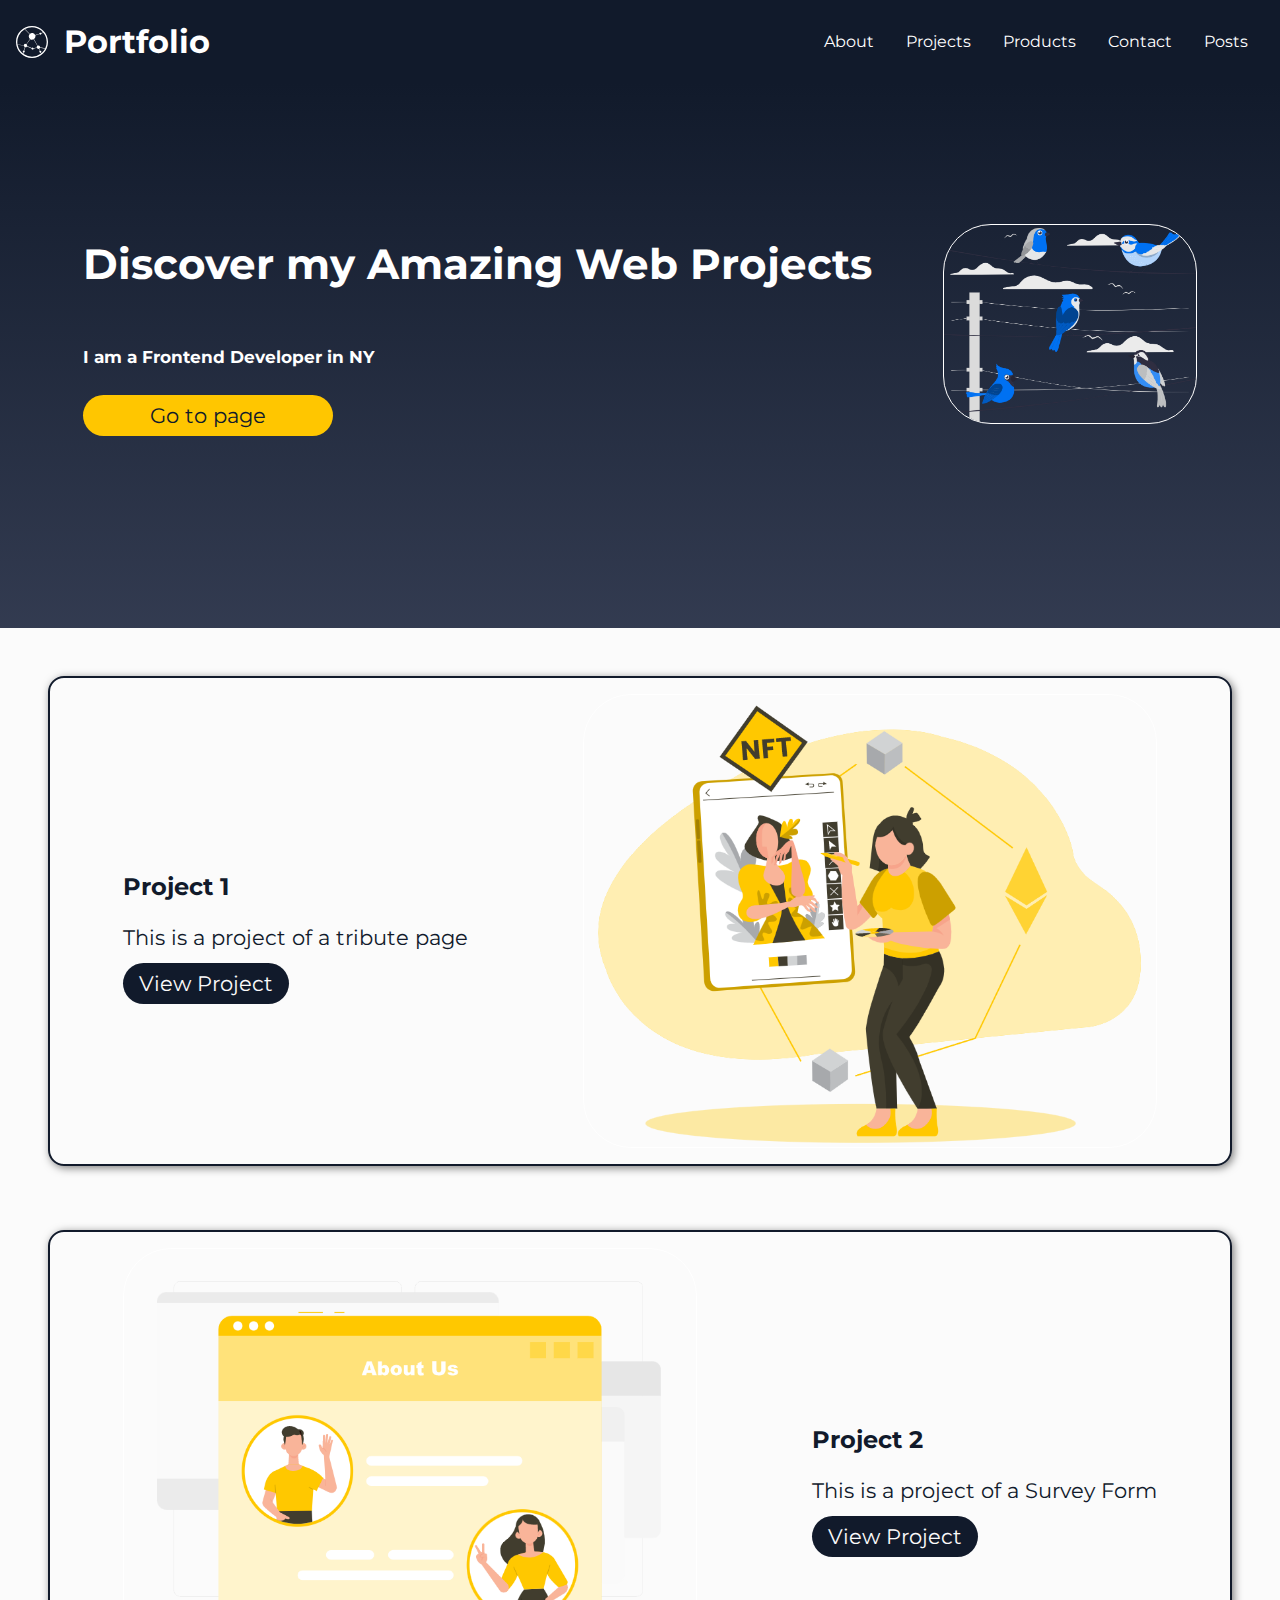
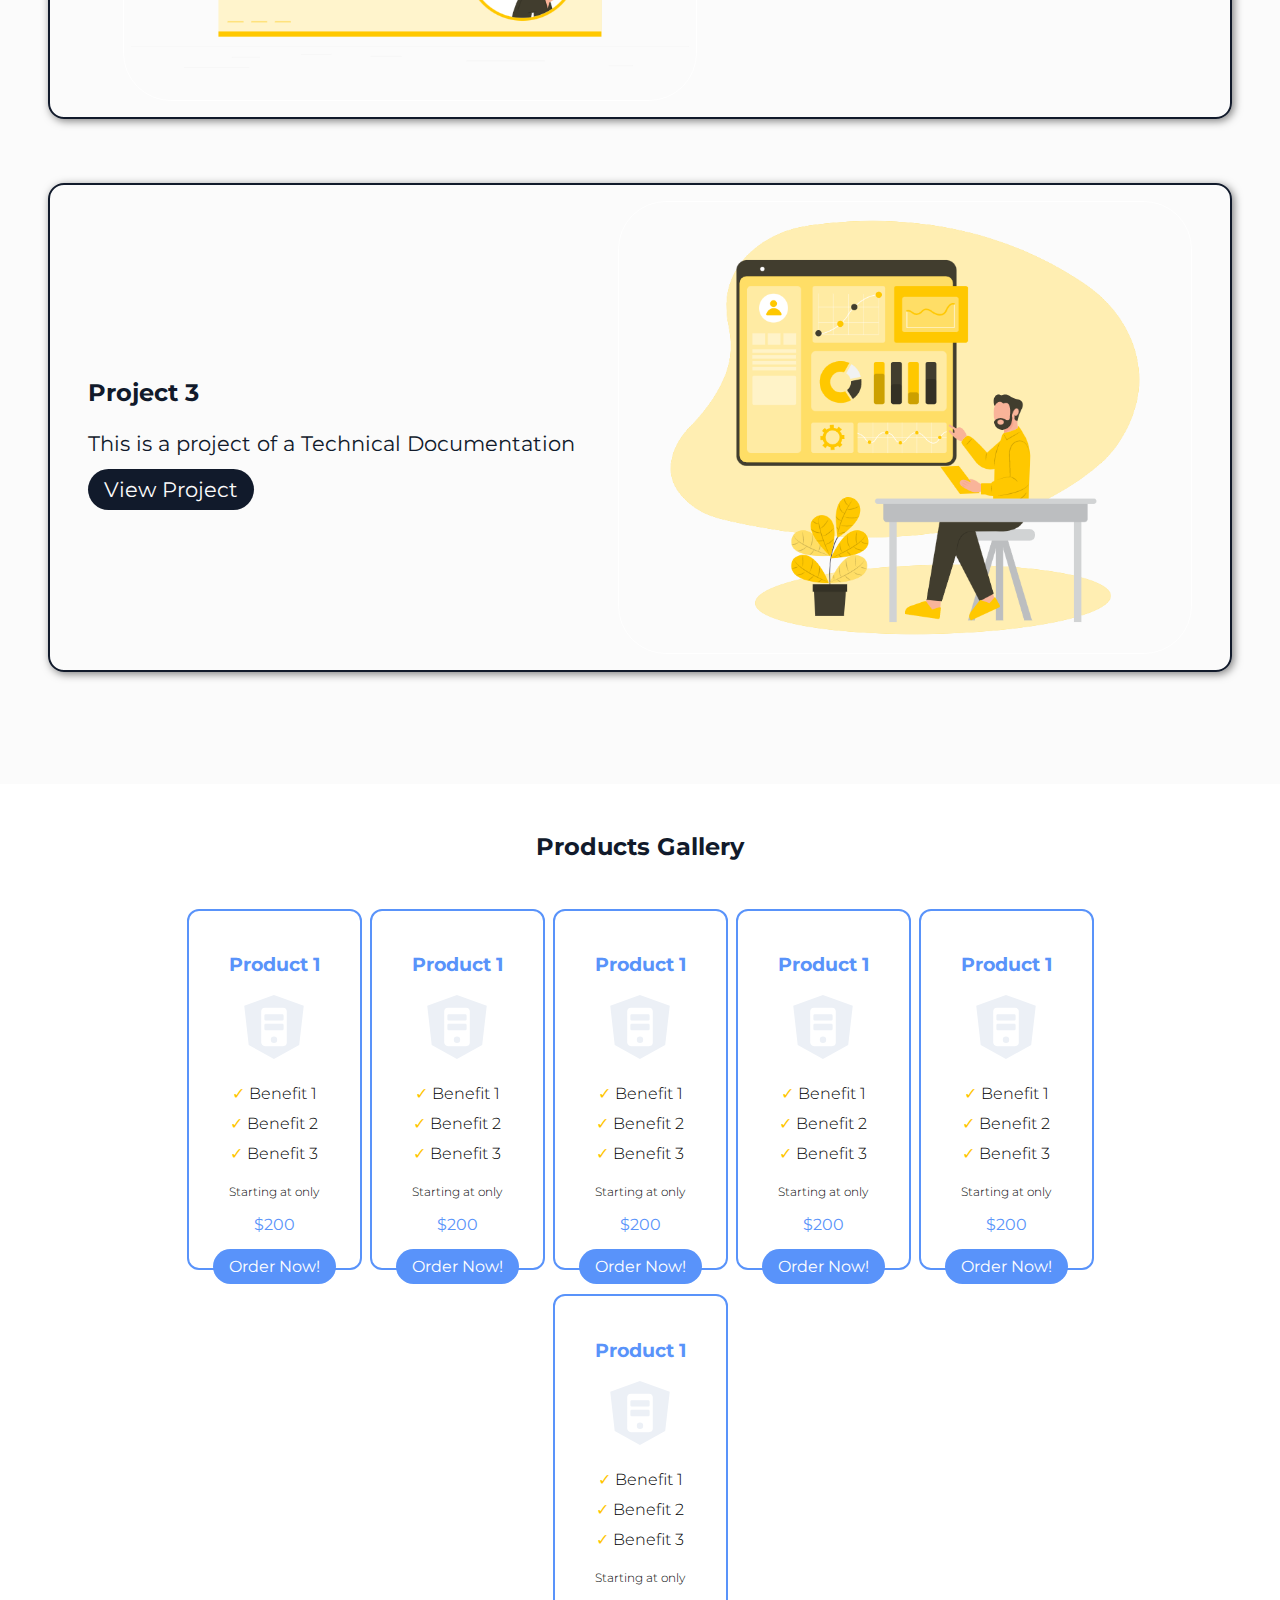
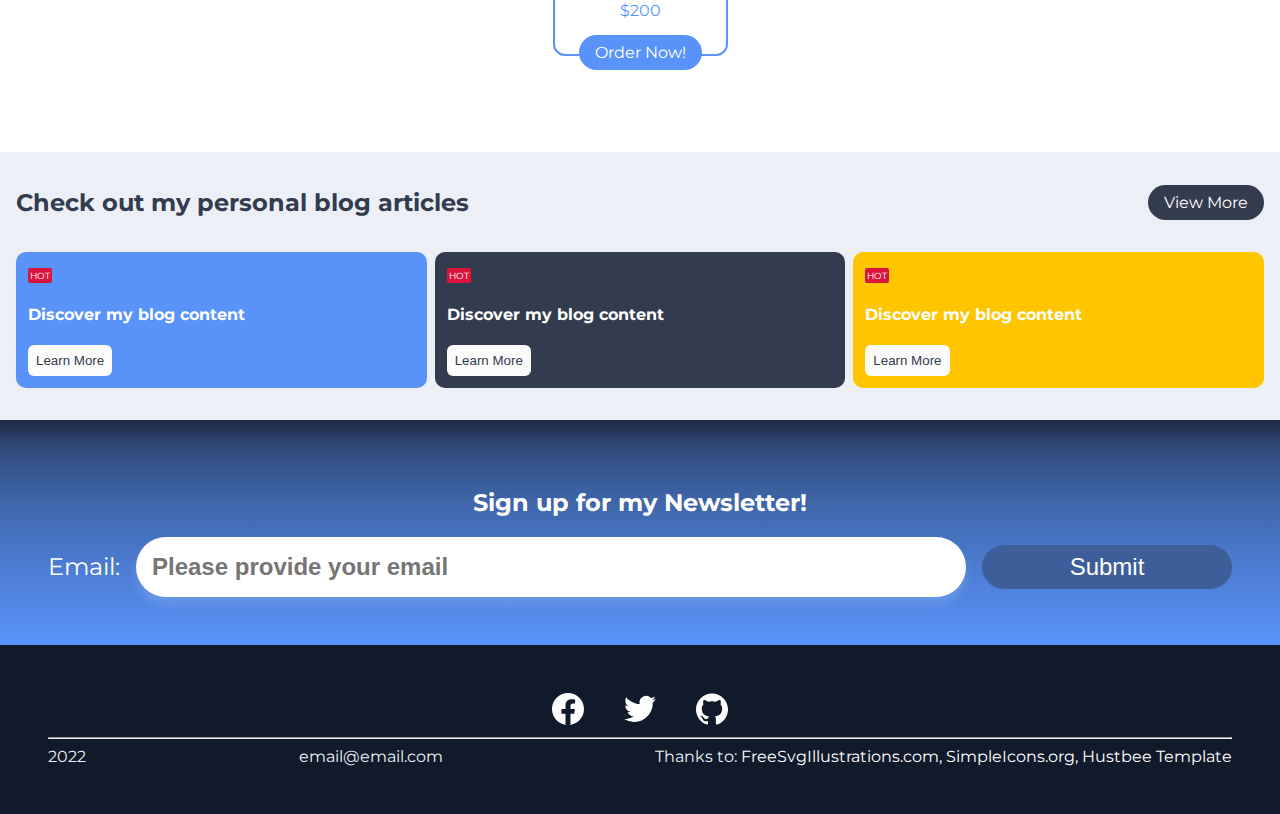
<file: 2022/index.html>
<!DOCTYPE html>
<html lang="en">
  <head>
    <meta charset="UTF-8" />
    <meta http-equiv="X-UA-Compatible" content="IE=edge" />
    <meta name="viewport" content="width=device-width, initial-scale=1.0" />
    <title>Portfolio Code Along</title>
    <link rel="stylesheet" href="styles.css" />
    <link rel="preconnect" href="https://fonts.googleapis.com" />
    <link rel="preconnect" href="https://fonts.gstatic.com" crossorigin />
    <link
      href="https://fonts.googleapis.com/css2?family=Montserrat:wght@300;500&display=swap"
      rel="stylesheet"
    />
  </head>
  <body>
    <nav class="flex center">
      <header class="flex center">
        <img src="img/logo.svg" alt="globe logo" />
        <h1>Portfolio</h1>
      </header>
      <ul class="flex center">
        <li><a href="">About</a></li>
        <li><a href="">Projects</a></li>
        <li><a href="">Products</a></li>
        <li><a href="">Contact</a></li>
        <li><a href="">Posts</a></li>
      </ul>
    </nav>
    <main>
      <section class="hero">
        <div class="card">
          <div class="flex col">
            <h1>Discover my Amazing Web Projects</h1>
            <h5>I am a Frontend Developer in NY</h5>
            <a href="" class="button">Go to page</a>
          </div>
          <img height="200" src="img/Bird_on_a_wire.png" alt="" />
        </div>
      </section>
      <section class="projects">
        <div class="card">
          <div class="text">
            <h3>Project 1</h3>
            <p>This is a project of a tribute page</p>
            <a href="" class="button">View Project</a>
          </div>
          <img src="img/NFT_Artist.png" alt="" />
        </div>
        <div class="card reverse">
          <div class="text">
            <h3>Project 2</h3>
            <p>This is a project of a Survey Form</p>
            <a href="" class="button">View Project</a>
          </div>
          <img src="img/About_Us.png" alt="" />
        </div>
        <div class="card">
          <div class="text">
            <h3>Project 3</h3>
            <p>This is a project of a Technical Documentation</p>
            <a href="" class="button">View Project</a>
          </div>
          <img src="img/Admin_Control_Panel.png" alt="" />
        </div>
      </section>
      <section class="products">
        <h2>Products Gallery</h2>
        <div class="flex gap justified products">
          <div class="product-card">
            <h3>Product 1</h3>
            <svg
              role="img"
              height="64"
              viewBox="0 0 24 24"
              xmlns="http://www.w3.org/2000/svg"
            >
              <title>Angular Universal</title>
              <path
                d="M15.6 11.28v1.44a.48.48 0 0 1-.48.48H8.88a.48.48 0 0 1-.48-.48v-1.44a.48.48 0 0 1 .48-.48h6.24a.48.48 0 0 1 .48.48zM12 15.6a1.2 1.2 0 1 0 0 2.4 1.2 1.2 0 0 0 0-2.4zm3.12-8.4H8.88a.48.48 0 0 0-.48.48v1.44c0 .265.215.48.48.48h6.24a.48.48 0 0 0 .48-.48V7.68a.48.48 0 0 0-.48-.48zm8.04-3.204l-1.716 14.736L11.976 24 2.52 18.732.84 3.996 11.976 0 23.16 3.996zM16.8 6.24a1.44 1.44 0 0 0-1.44-1.44H8.64A1.44 1.44 0 0 0 7.2 6.24v11.52c0 .795.645 1.44 1.44 1.44h6.72a1.44 1.44 0 0 0 1.44-1.44V6.24z"
              />
            </svg>
            <ul class="black-text">
              <li>Benefit 1</li>
              <li>Benefit 2</li>
              <li>Benefit 3</li>
            </ul>
            <p class="black-text small">Starting at only</p>
            <p class="price">$200</p>
            <a href="" class="button">Order Now!</a>
          </div>
          <div class="product-card">
            <h3>Product 1</h3>
            <svg
              role="img"
              height="64"
              viewBox="0 0 24 24"
              xmlns="http://www.w3.org/2000/svg"
            >
              <title>Angular Universal</title>
              <path
                d="M15.6 11.28v1.44a.48.48 0 0 1-.48.48H8.88a.48.48 0 0 1-.48-.48v-1.44a.48.48 0 0 1 .48-.48h6.24a.48.48 0 0 1 .48.48zM12 15.6a1.2 1.2 0 1 0 0 2.4 1.2 1.2 0 0 0 0-2.4zm3.12-8.4H8.88a.48.48 0 0 0-.48.48v1.44c0 .265.215.48.48.48h6.24a.48.48 0 0 0 .48-.48V7.68a.48.48 0 0 0-.48-.48zm8.04-3.204l-1.716 14.736L11.976 24 2.52 18.732.84 3.996 11.976 0 23.16 3.996zM16.8 6.24a1.44 1.44 0 0 0-1.44-1.44H8.64A1.44 1.44 0 0 0 7.2 6.24v11.52c0 .795.645 1.44 1.44 1.44h6.72a1.44 1.44 0 0 0 1.44-1.44V6.24z"
              />
            </svg>
            <ul class="black-text">
              <li>Benefit 1</li>
              <li>Benefit 2</li>
              <li>Benefit 3</li>
            </ul>
            <p class="black-text small">Starting at only</p>
            <p class="price">$200</p>
            <a href="" class="button">Order Now!</a>
          </div>
          <div class="product-card">
            <h3>Product 1</h3>
            <svg
              role="img"
              height="64"
              viewBox="0 0 24 24"
              xmlns="http://www.w3.org/2000/svg"
            >
              <title>Angular Universal</title>
              <path
                d="M15.6 11.28v1.44a.48.48 0 0 1-.48.48H8.88a.48.48 0 0 1-.48-.48v-1.44a.48.48 0 0 1 .48-.48h6.24a.48.48 0 0 1 .48.48zM12 15.6a1.2 1.2 0 1 0 0 2.4 1.2 1.2 0 0 0 0-2.4zm3.12-8.4H8.88a.48.48 0 0 0-.48.48v1.44c0 .265.215.48.48.48h6.24a.48.48 0 0 0 .48-.48V7.68a.48.48 0 0 0-.48-.48zm8.04-3.204l-1.716 14.736L11.976 24 2.52 18.732.84 3.996 11.976 0 23.16 3.996zM16.8 6.24a1.44 1.44 0 0 0-1.44-1.44H8.64A1.44 1.44 0 0 0 7.2 6.24v11.52c0 .795.645 1.44 1.44 1.44h6.72a1.44 1.44 0 0 0 1.44-1.44V6.24z"
              />
            </svg>
            <ul class="black-text">
              <li>Benefit 1</li>
              <li>Benefit 2</li>
              <li>Benefit 3</li>
            </ul>
            <p class="black-text small">Starting at only</p>
            <p class="price">$200</p>
            <a href="" class="button">Order Now!</a>
          </div>
          <div class="product-card">
            <h3>Product 1</h3>
            <svg
              role="img"
              height="64"
              viewBox="0 0 24 24"
              xmlns="http://www.w3.org/2000/svg"
            >
              <title>Angular Universal</title>
              <path
                d="M15.6 11.28v1.44a.48.48 0 0 1-.48.48H8.88a.48.48 0 0 1-.48-.48v-1.44a.48.48 0 0 1 .48-.48h6.24a.48.48 0 0 1 .48.48zM12 15.6a1.2 1.2 0 1 0 0 2.4 1.2 1.2 0 0 0 0-2.4zm3.12-8.4H8.88a.48.48 0 0 0-.48.48v1.44c0 .265.215.48.48.48h6.24a.48.48 0 0 0 .48-.48V7.68a.48.48 0 0 0-.48-.48zm8.04-3.204l-1.716 14.736L11.976 24 2.52 18.732.84 3.996 11.976 0 23.16 3.996zM16.8 6.24a1.44 1.44 0 0 0-1.44-1.44H8.64A1.44 1.44 0 0 0 7.2 6.24v11.52c0 .795.645 1.44 1.44 1.44h6.72a1.44 1.44 0 0 0 1.44-1.44V6.24z"
              />
            </svg>
            <ul class="black-text">
              <li>Benefit 1</li>
              <li>Benefit 2</li>
              <li>Benefit 3</li>
            </ul>
            <p class="black-text small">Starting at only</p>
            <p class="price">$200</p>
            <a href="" class="button">Order Now!</a>
          </div>
          <div class="product-card">
            <h3>Product 1</h3>
            <svg
              role="img"
              height="64"
              viewBox="0 0 24 24"
              xmlns="http://www.w3.org/2000/svg"
            >
              <title>Angular Universal</title>
              <path
                d="M15.6 11.28v1.44a.48.48 0 0 1-.48.48H8.88a.48.48 0 0 1-.48-.48v-1.44a.48.48 0 0 1 .48-.48h6.24a.48.48 0 0 1 .48.48zM12 15.6a1.2 1.2 0 1 0 0 2.4 1.2 1.2 0 0 0 0-2.4zm3.12-8.4H8.88a.48.48 0 0 0-.48.48v1.44c0 .265.215.48.48.48h6.24a.48.48 0 0 0 .48-.48V7.68a.48.48 0 0 0-.48-.48zm8.04-3.204l-1.716 14.736L11.976 24 2.52 18.732.84 3.996 11.976 0 23.16 3.996zM16.8 6.24a1.44 1.44 0 0 0-1.44-1.44H8.64A1.44 1.44 0 0 0 7.2 6.24v11.52c0 .795.645 1.44 1.44 1.44h6.72a1.44 1.44 0 0 0 1.44-1.44V6.24z"
              />
            </svg>
            <ul class="black-text">
              <li>Benefit 1</li>
              <li>Benefit 2</li>
              <li>Benefit 3</li>
            </ul>
            <p class="black-text small">Starting at only</p>
            <p class="price">$200</p>
            <a href="" class="button">Order Now!</a>
          </div>
          <div class="product-card">
            <h3>Product 1</h3>
            <svg
              role="img"
              height="64"
              viewBox="0 0 24 24"
              xmlns="http://www.w3.org/2000/svg"
            >
              <title>Angular Universal</title>
              <path
                d="M15.6 11.28v1.44a.48.48 0 0 1-.48.48H8.88a.48.48 0 0 1-.48-.48v-1.44a.48.48 0 0 1 .48-.48h6.24a.48.48 0 0 1 .48.48zM12 15.6a1.2 1.2 0 1 0 0 2.4 1.2 1.2 0 0 0 0-2.4zm3.12-8.4H8.88a.48.48 0 0 0-.48.48v1.44c0 .265.215.48.48.48h6.24a.48.48 0 0 0 .48-.48V7.68a.48.48 0 0 0-.48-.48zm8.04-3.204l-1.716 14.736L11.976 24 2.52 18.732.84 3.996 11.976 0 23.16 3.996zM16.8 6.24a1.44 1.44 0 0 0-1.44-1.44H8.64A1.44 1.44 0 0 0 7.2 6.24v11.52c0 .795.645 1.44 1.44 1.44h6.72a1.44 1.44 0 0 0 1.44-1.44V6.24z"
              />
            </svg>
            <ul class="black-text">
              <li>Benefit 1</li>
              <li>Benefit 2</li>
              <li>Benefit 3</li>
            </ul>
            <p class="black-text small">Starting at only</p>
            <p class="price">$200</p>
            <a href="" class="button">Order Now!</a>
          </div>
        </div>
      </section>

      <section class="blog">
        <header class="flex center spacebetween">
          <h2>Check out my personal blog articles</h2>
          <a href="" class="button">View More</a>
        </header>
        <article class="grid">
          <div class="tile blue">
            <span class="badge">HOT</span>
            <h4>Discover my blog content</h4>
            <button>Learn More</button>
          </div>
          <div class="tile slate">
            <span class="badge">HOT</span>
            <h4>Discover my blog content</h4>
            <button>Learn More</button>
          </div>
          <div class="tile gold">
            <span class="badge">HOT</span>
            <h4>Discover my blog content</h4>
            <button>Learn More</button>
          </div>
        </article>
      </section>

      <section class="newsletter">
        <h2>Sign up for my Newsletter!</h2>
        <form action="mailthis.to/myaccountid" method="post">
          <label for="signup">Email:</label>
          <input
            id="signup"
            type="email"
            placeholder="Please provide your email"
          />
          <button class="button">Submit</button>
        </form>
      </section>
    </main>
    <footer>
      <ul class="socialmedia">
        <li>
          <a href="">
            <img height="32" src="img/facebook.svg" alt="" />
          </a>
        </li>
        <li>
          <a href="">
            <img height="32" src="img/twitter.svg" alt="" />
          </a>
        </li>
        <li>
          <a href="">
            <img height="32" src="img/github.svg" alt="" />
          </a>
        </li>
      </ul>
      <hr />
      <ul>
        <li>2022</li>
        <li>email@email.com</li>
        <li>
          <span
            >Thanks to:
            <a href="https://freesvgillustration.com/illustrations/">
              FreeSvgIllustrations.com,
            </a>
            <a href="https://simpleicons.org/">SimpleIcons.org,</a>
            <a
              href="http://brandio.io/envato/hustbee/html/index.html?storefront=envato-elements"
              >Hustbee Template</a
            ></span
          >
        </li>
      </ul>
    </footer>
  </body>
</html>
</file>
<file: 2022/styles.css>
:root {
  --main: #111a2b;
  --gold: #ffc600;
  --offwhite: #fbfbfb;
  --lightblue: #ecf0f6;
  --blue: #5993fa;
  --slate: #333c4e;
  --slateblue: #3d5e98;
}

* {
  box-sizing: border-box;
}
body {
  margin: 0;
  font-family: 'Montserrat', sans-serif;
}

/* Utility Classes */

.flex {
  display: flex;
  flex-wrap: wrap;
}

.reverse {
  flex-direction: row-reverse;
}

.gap {
  gap: 24px 8px;
}

.col {
  flex-direction: column;
}

.center {
  align-items: center;
}
.justified {
  justify-content: center;
}
/* .spacebetween {
  justify-content: space-between;
} */

.button {
  padding: 0.5rem 1rem;
  border-radius: 2rem;
  border: none;
  text-decoration: none;
  max-width: 250px;
  text-align: center;
  white-space: nowrap;
}

.small {
  font-size: 12px;
}
.black-text {
  color: black;
  font-weight: 300;
}

/* end */

/* Nav styles */
header {
  margin-right: auto;
}
header h1 {
  margin: 0 1rem;
}
nav, main {
  background: var(--main);
  color: white;
}
nav {
  padding: 1rem;
}
ul {
  list-style: none;
  padding: 0;
}

ul li a {
  color: white;
  text-decoration: none;
  padding: 1rem;
}

/* Hero Styles */
.hero {
  padding: 8rem 1rem;
  background: linear-gradient(var(--main), #454d65a5);
}

.card {
  display: flex;
  margin: 0 2rem 4rem;
  justify-content: space-around;
  align-items: center;
  font-size: 1.3em;
}
.card img {
  border: 1px solid white;
  border-radius: 3rem;
  max-width: 50%;
  object-fit: cover;
}
.card h1, .card h5 {
  flex-shrink: 2;
}

.hero .button {
  color: var(--main);
  background-color: var(--gold);
}

/* Project Styles */

section.projects {
  background-color: var(--offwhite);
  color: var(--main);
  padding: 3rem 1rem;
}

section.projects a.button {
  color: var(--offwhite);
  background-color: var(--main);
  transition: all .3s;
}

section.projects .button:hover {
  color: var(--main);
  background-color: var(--gold);
  transition: all .3s;
}

.projects .card {
  border: 2px solid var(--main);
  border-radius: 1rem;
  padding: 1rem;
  box-shadow: 2px 2px 8px rgba(0,0,0,0.5);
}

/* Products Section Styles */

.products {
  background-color: white;
  padding: 3rem;
  color: var(--main);
}
.products h2 {
  margin: 0;
  text-align: center;
}
.products svg {
  fill: var(--lightblue);
}
.products .product-card {
  border: 2px solid var(--blue);
  border-radius: 0.75rem;
  color: var(--blue);
  padding: 1.5rem;
  text-align: center;
}

.product-card ul li {
  padding: 4px 0; 
  border: 1px solid transparent;
  margin: 1px;
}
.product-card ul li:hover {
  background-color: silver;
  border: 1px solid black;
  border-radius: 4px;
}
.products .price {
  margin-bottom: -25px;
}

.products .button {
  display: block;
  color: white;
  background-color: var(--blue);
  transform: translateY(40px);
}

.products li::before {
  content: '✓';
  margin-right: 4px;
  color: var(--gold);
}

/* Blog Styles */

.blog {
  background-color: var(--lightblue);
  color: var(--slate);
  padding: 1rem; 
}
.blog header {
  justify-content: space-between;
}
.blog .button {
  color: white;
  background-color: var(--slate);
}
.tile {
  padding: 12px;
  color: white;
  border-radius: 10px;
}
.tile button {
  color: var(--slate);
  background-color: var(--offwhite);
  border: none;
  border-radius: 6px;
  padding: 0.5rem;
}
.badge {
  background-color: crimson;
  border-radius: 2px;
  font-size: 9px;
  padding: 2px;
}
.blue {
  background-color: var(--blue);
}
.gold {
  background-color: var(--gold);
}
.slate {
  background-color: var(--slate);
}
.grid {
  margin: 1rem 0;
  display: grid;
  gap: 8px;
  grid-template-columns: 1fr 1fr;
}

@media screen and (max-width: 800px) and (min-width: 600px) {
 .gold {
  grid-column: span 2;
 }
}
@media screen and (max-width: 600px) {
  .grid {
    grid-template-columns: 1fr;
  }
}
@media screen and (min-width: 800px) {
  .grid {
    grid-template-columns: 1fr 1fr 1fr;
  }
}

/* Newsletter Form Styles */

.newsletter {
  padding: 3rem;
  background-color: var(--blue);
  background: linear-gradient(#27365196, 30%, var(--blue) );
}
.newsletter h2 {
  text-align: center;
}
.newsletter form {
  display: flex;
  align-items: center;
  justify-content: space-between;
  gap: 1rem;
  font-size: 1.5rem;
}

.newsletter input {
  flex-grow: 2;
  padding: 1rem;
  border-radius: 2rem;
  color: var(--main);
  font-size: 1.5rem;
  font-weight: bold;
  border: none;
  box-shadow: 0px 8px 8px rgba(124, 167, 236, 0.5)
}

.newsletter button {
  font-size: 1.5rem;
  color: white;
  background-color: var(--slateblue);
  flex-grow: 1;
}

/* Footer Styles */

footer {
  background-color: var(--main);
  padding: 3rem;
  color: var(--lightblue);
}

footer ul {
  margin: 0;
  padding: 0;
  display: flex;
  gap: 8px;
  flex-wrap: wrap;
}
footer ul:first-of-type {
  justify-content: center;
}
footer ul:nth-of-type(2) {
  justify-content: space-between;
}
footer ul:nth-of-type(2) li a {
  padding: 0;
}
</file>
